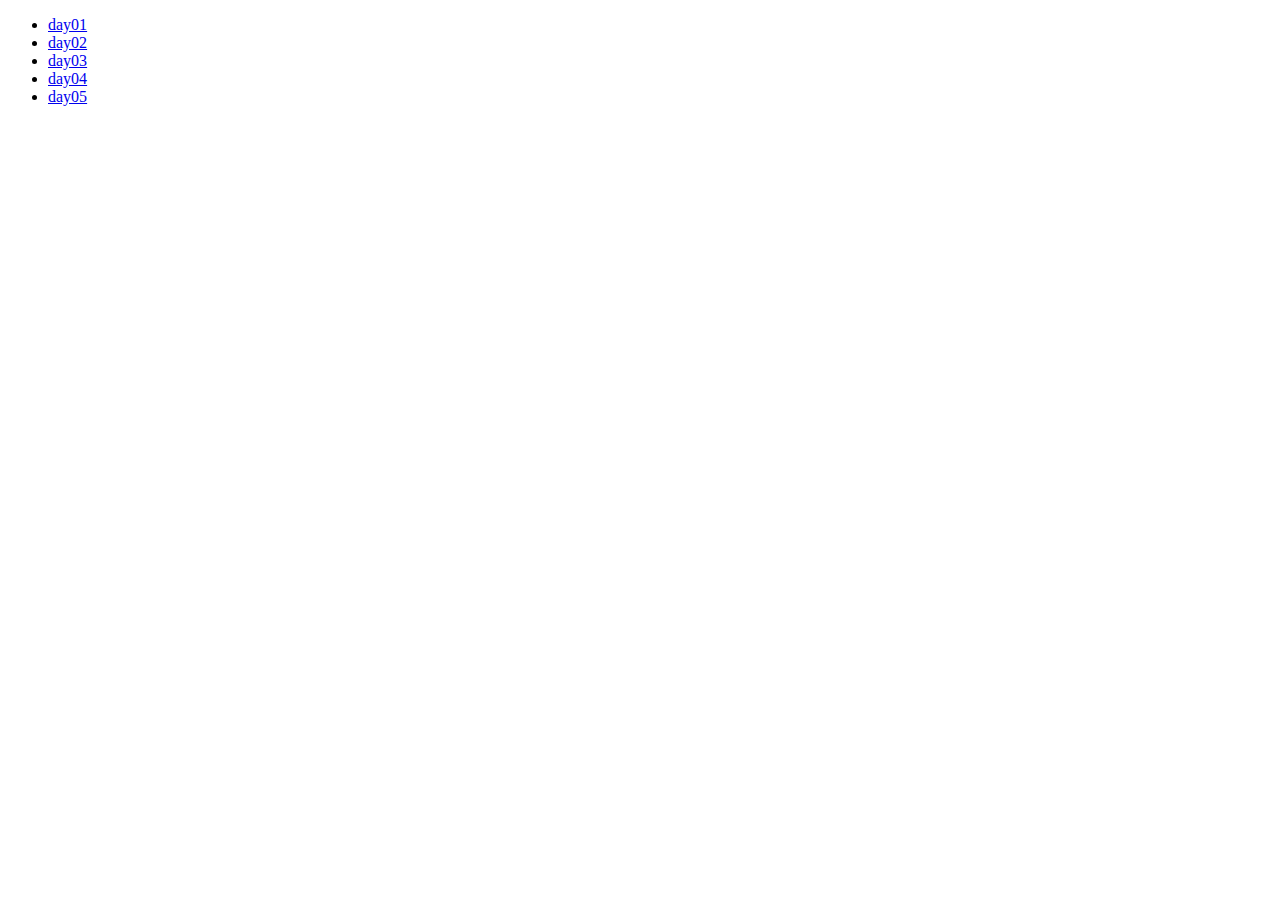
<file: index.html>
<!DOCTYPE html>
<html>
  <head>
    <meta charset="UTF-8" />
    <title>OZ-Lecture 1인 창업가 1기</title>
  </head>
  <body>
    <ul>
      <li><a href="day01/first.html">day01</a></li>
      <li><a href="day02/form.html">day02</a></li>
      <li><a href="day03/my-website.html">day03</a></li>
      <li><a href="day04/my-view.html">day04</a></li>
      <li><a href="day05/meida/index.html">day05</a></li>
    </ul>
  </body>
</html>
</file>
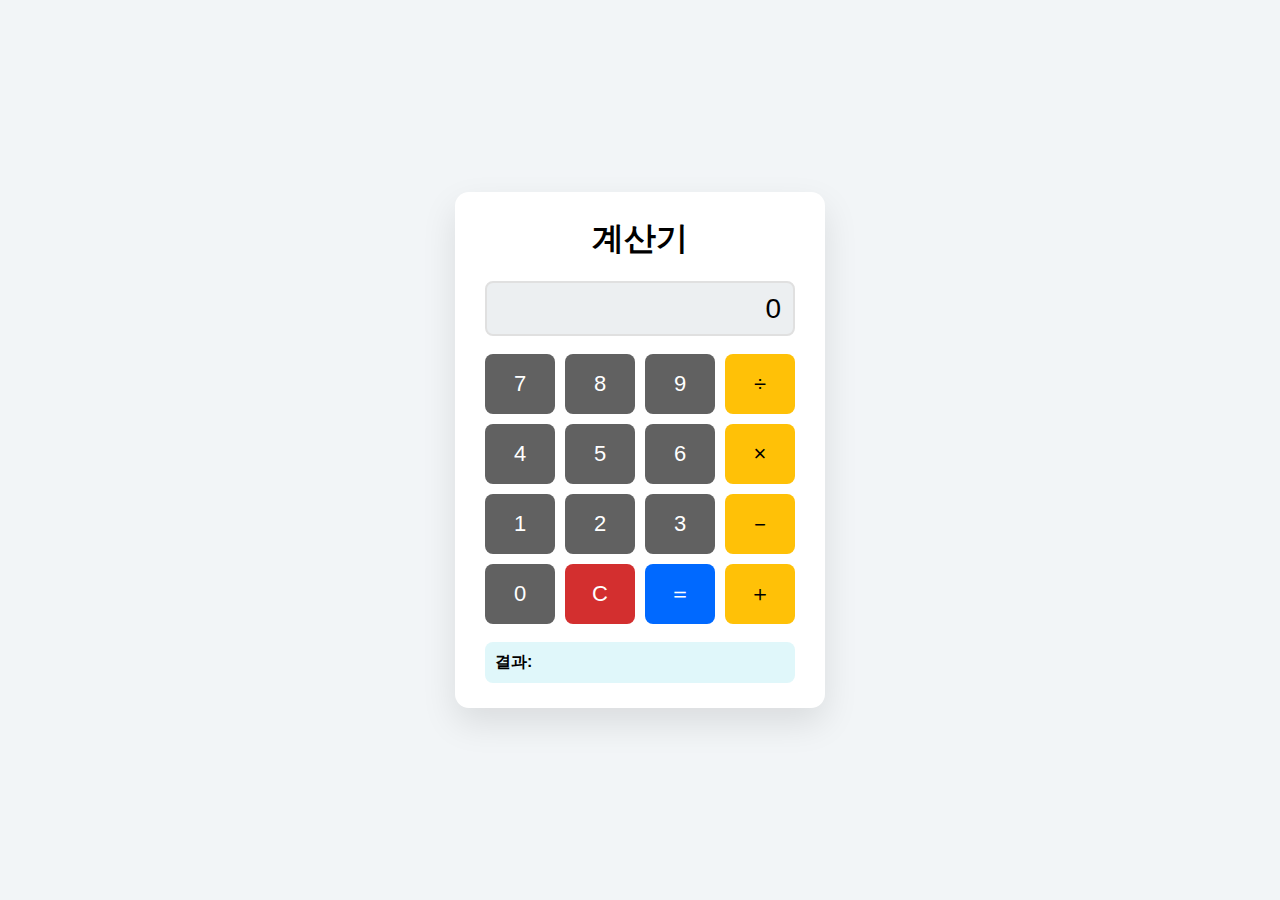
<file: calculator/index.html>
<!DOCTYPE html>
<html lang="ko">
<head>
  <meta charset="UTF-8" />
  <title>계산기</title>
  <link rel="stylesheet" href="styles.css" />
</head>
<body>
  <div class="calculator">
    <h1>계산기</h1>

    <!-- 디스플레이 -->
    <input id="display" type="text" value="0" readonly />

    <!-- 버튼 그리드 -->
    <div class="buttons">
      <!-- 숫자 -->
      <button onclick="appendNumber('7')">7</button>
      <button onclick="appendNumber('8')">8</button>
      <button onclick="appendNumber('9')">9</button>
      <button class="op" onclick="setOperator('/')">÷</button>

      <button onclick="appendNumber('4')">4</button>
      <button onclick="appendNumber('5')">5</button>
      <button onclick="appendNumber('6')">6</button>
      <button class="op" onclick="setOperator('*')">×</button>

      <button onclick="appendNumber('1')">1</button>
      <button onclick="appendNumber('2')">2</button>
      <button onclick="appendNumber('3')">3</button>
      <button class="op" onclick="setOperator('-')">－</button>

      <button onclick="appendNumber('0')">0</button>
      <button class="clear" onclick="clearInput()">C</button>
      <button class="equal" onclick="calculate()">＝</button>
      <button class="op" onclick="setOperator('+')">＋</button>
    </div>

    <!-- 결과 / 에러 -->
    <div id="result" class="result">결과:</div>
  </div>

  <script src="calculator.js"></script>
</body>
</html>
</file>
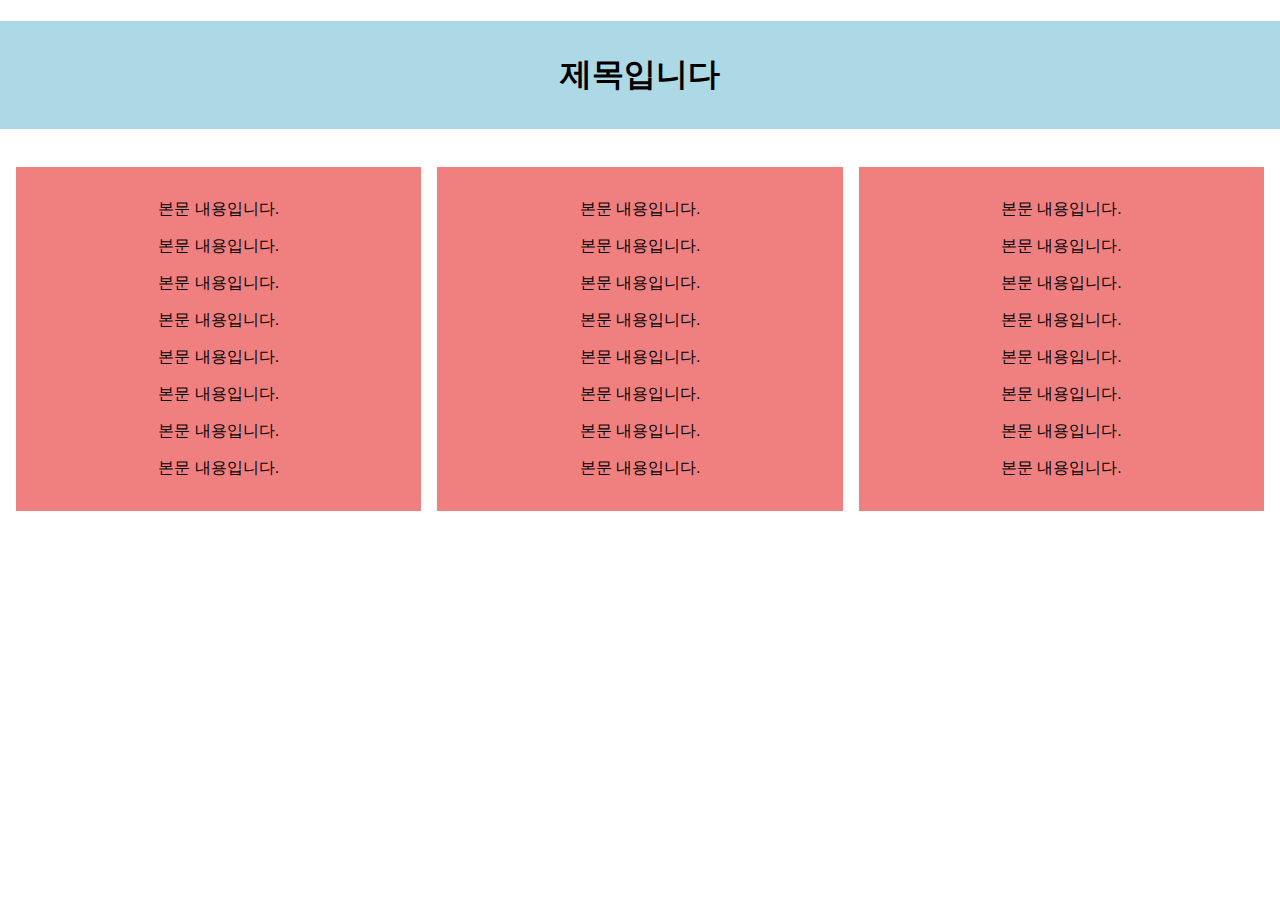
<file: day05/index.html>
<!DOCTYPE html>
<html lang="ko">
    <head>
        <meta charset="UTF-8" />
        <title>OZ-Lecture 1인 창업가 1기</title>
        <!-- <link rel="stylesheet" href="styles.css" /> -->
        <link rel="stylesheet" href="styles-desktop-first.css" />
    </head>
    <body>
        <h1 class="title">제목입니다</h1>
        <main>
            <div class="box">
                <p>본문 내용입니다.</p>
                <p>본문 내용입니다.</p>
                <p>본문 내용입니다.</p>
                <p>본문 내용입니다.</p>
                <p>본문 내용입니다.</p>
                <p>본문 내용입니다.</p>
                <p>본문 내용입니다.</p>
                <p>본문 내용입니다.</p>
            </div>
            <div class="box">
                <p>본문 내용입니다.</p>
                <p>본문 내용입니다.</p>
                <p>본문 내용입니다.</p>
                <p>본문 내용입니다.</p>
                <p>본문 내용입니다.</p>
                <p>본문 내용입니다.</p>
                <p>본문 내용입니다.</p>
                <p>본문 내용입니다.</p>
            </div>
            <div class="box">
                <p>본문 내용입니다.</p>
                <p>본문 내용입니다.</p>
                <p>본문 내용입니다.</p>
                <p>본문 내용입니다.</p>
                <p>본문 내용입니다.</p>
                <p>본문 내용입니다.</p>
                <p>본문 내용입니다.</p>
                <p>본문 내용입니다.</p>
            </div>
        </main>
    </body>
</html>
</file>
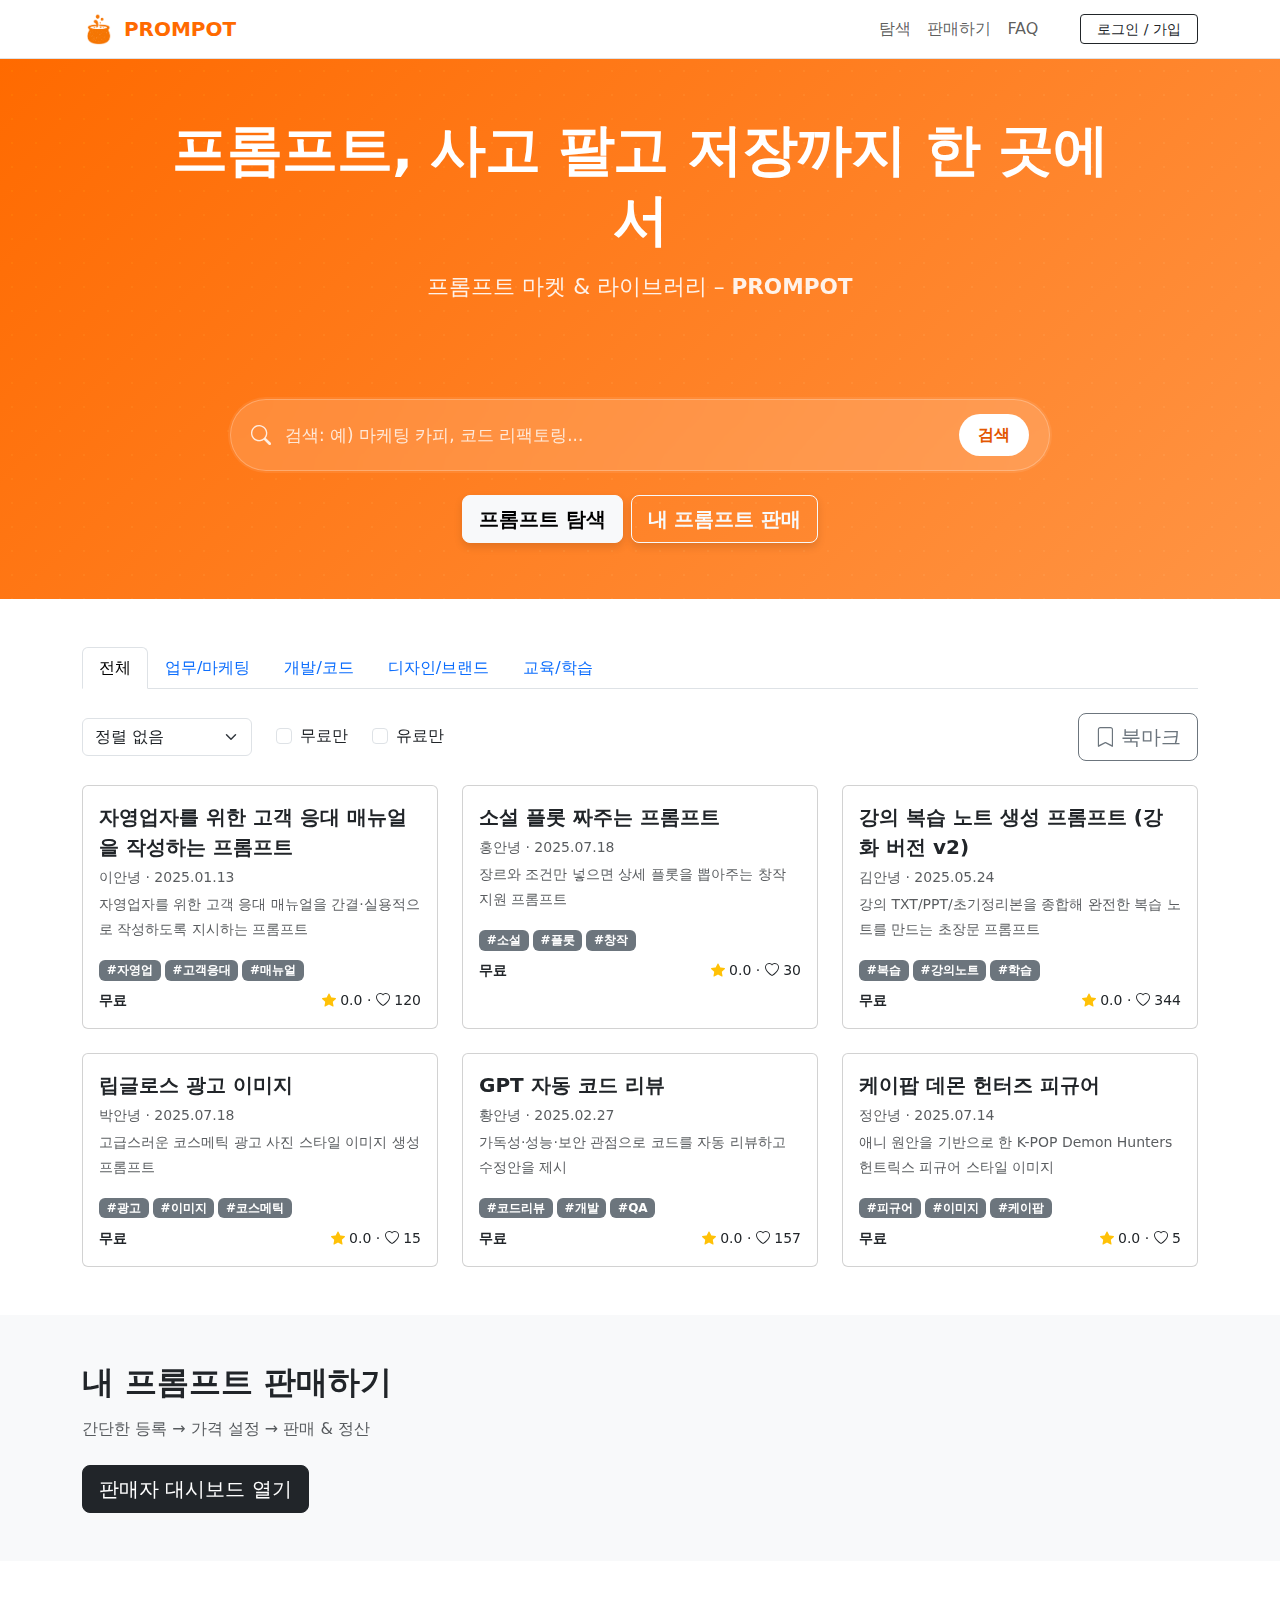
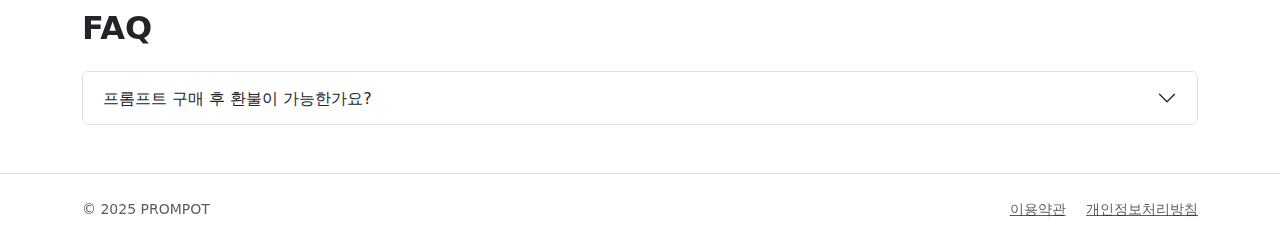
<file: prompot/index.html>
<!DOCTYPE html>
<html lang="ko">
<head>
  <meta charset="UTF-8" />
  <meta name="viewport" content="width=device-width, initial-scale=1" />
  <title>PROMPOT – 프롬프트 마켓 & 라이브러리</title>

  <!-- Bootstrap -->
  <link rel="stylesheet" href="https://cdn.jsdelivr.net/npm/bootstrap@5.3.3/dist/css/bootstrap.min.css">
  <!-- Icons -->
  <link rel="stylesheet" href="https://cdn.jsdelivr.net/npm/bootstrap-icons@1.11.3/font/bootstrap-icons.css">

  <link rel="stylesheet" href="style.css" />
</head>
<body>

  <!-- NAVBAR -->
  <nav class="navbar navbar-expand-lg bg-white border-bottom sticky-top">
    <div class="container">
      <a class="navbar-brand fw-bold text-orange d-flex align-items-center gap-2" href="#">
        <img src="image.png" alt="PROMPOT" class="logo-img">
        PROMPOT
      </a>
      <button class="navbar-toggler" data-bs-toggle="collapse" data-bs-target="#nav">
        <span class="navbar-toggler-icon"></span>
      </button>
      <div id="nav" class="collapse navbar-collapse">
        <ul class="navbar-nav ms-auto align-items-lg-center">
          <li class="nav-item"><a class="nav-link" href="#explore">탐색</a></li>
          <li class="nav-item"><a class="nav-link" href="#sell">판매하기</a></li>
          <li class="nav-item"><a class="nav-link" href="#faq">FAQ</a></li>
          <li class="nav-item ms-lg-3">
            <button class="btn btn-outline-dark btn-sm" id="loginOpenBtn">로그인 / 가입</button>
          </li>
        </ul>
      </div>
    </div>
  </nav>

  <!-- HERO -->
  <section class="hero-area text-white">
    <div class="hero-overlay"></div>
    <div class="container hero-inner text-center">

      <h1 class="hero-title fw-bold mb-3">
        프롬프트, 사고 팔고 저장까지 한 곳에서
      </h1>
      <p class="hero-sub mb-4">
        프롬프트 마켓 & 라이브러리 – <span class="fw-semibold">PROMPOT</span>
      </p>

      <!-- 검색박스 (실제 필터용 input#searchInput) -->
      <form class="hero-search mx-auto" onsubmit="event.preventDefault(); applyFilters(); document.getElementById('explore').scrollIntoView({behavior:'smooth'});">
        <i class="bi bi-search"></i>
        <input id="searchInput" type="text" placeholder="검색: 예) 마케팅 카피, 코드 리팩토링..." />
        <button type="submit" class="btn btn-orange">검색</button>
      </form>

      <!-- CTA -->
      <div class="d-flex justify-content-center gap-2 mt-4">
        <a href="#explore" class="btn btn-light btn-lg fw-semibold shadow-sm hover-lift">프롬프트 탐색</a>
        <a href="#sell" class="btn btn-outline-light btn-lg fw-semibold shadow-sm hover-lift">내 프롬프트 판매</a>
      </div>

    </div>
  </section>

  <!-- EXPLORE -->
  <section id="explore" class="py-5">
    <div class="container">

      <!-- Tabs -->
      <ul class="nav nav-tabs mb-4" id="categoryTabs">
        <li class="nav-item"><button class="nav-link active" data-cat="all">전체</button></li>
        <li class="nav-item"><button class="nav-link" data-cat="work">업무/마케팅</button></li>
        <li class="nav-item"><button class="nav-link" data-cat="dev">개발/코드</button></li>
        <li class="nav-item"><button class="nav-link" data-cat="design">디자인/브랜드</button></li>
        <li class="nav-item"><button class="nav-link" data-cat="edu">교육/학습</button></li>
      </ul>

      <!-- Filter line -->
      <div class="d-flex flex-wrap align-items-center gap-3 mb-4">
        <div class="filter-select-wrap">
          <select id="sortSelect" class="form-select">
            <option value="none">정렬 없음</option>
            <option value="popular">인기순 (좋아요)</option>
            <option value="recent">최근순</option>
            <option value="rating">평점순</option>
            <option value="priceAsc">가격 낮은순</option>
            <option value="priceDesc">가격 높은순</option>
          </select>
        </div>

        <div class="form-check ms-2">
          <input class="form-check-input" type="checkbox" id="freeOnly">
          <label class="form-check-label" for="freeOnly">무료만</label>
        </div>
        <div class="form-check ms-2">
          <input class="form-check-input" type="checkbox" id="paidOnly">
          <label class="form-check-label" for="paidOnly">유료만</label>
        </div>

        <button class="btn btn-outline-secondary btn-lg ms-auto" id="bookmarkToggle">
          <i class="bi bi-bookmark"></i> 북마크
        </button>
      </div>

      <!-- Grid -->
      <div class="row g-4" id="promptGrid"></div>

      <!-- Bookmark Offcanvas -->
      <div class="offcanvas offcanvas-end" tabindex="-1" id="bookmarkCanvas">
        <div class="offcanvas-header">
          <h5 class="offcanvas-title">내 북마크</h5>
          <button type="button" class="btn-close" data-bs-dismiss="offcanvas"></button>
        </div>
        <div class="offcanvas-body">
          <div class="row g-3" id="bookmarkGrid"></div>
        </div>
      </div>

    </div>
  </section>

  <!-- SELL -->
  <section id="sell" class="py-5 bg-light">
    <div class="container">
      <h2 class="fw-bold mb-3">내 프롬프트 판매하기</h2>
      <p class="text-muted mb-4">간단한 등록 → 가격 설정 → 판매 & 정산</p>
      <button class="btn btn-dark btn-lg">판매자 대시보드 열기</button>
    </div>
  </section>

  <!-- FAQ -->
  <section id="faq" class="py-5">
    <div class="container">
      <h2 class="fw-bold mb-4">FAQ</h2>
      <div class="accordion" id="faqAcc">
        <div class="accordion-item">
          <h2 class="accordion-header">
            <button class="accordion-button collapsed" data-bs-toggle="collapse" data-bs-target="#q1">
              프롬프트 구매 후 환불이 가능한가요?
            </button>
          </h2>
          <div id="q1" class="accordion-collapse collapse" data-bs-parent="#faqAcc">
            <div class="accordion-body small">
              디지털 상품 특성상 원칙적 환불은 불가합니다. 다만 중복 결제 등 예외는 문의 바랍니다.
            </div>
          </div>
        </div>
        <!-- 추가 FAQ 항목 필요 시 여기에 -->
      </div>
    </div>
  </section>

  <!-- FOOTER -->
  <footer class="border-top py-4 small bg-white">
    <div class="container d-flex flex-wrap justify-content-between text-muted">
      <span>© 2025 PROMPOT</span>
      <span>
        <a href="#" class="text-muted me-3">이용약관</a>
        <a href="#" class="text-muted">개인정보처리방침</a>
      </span>
    </div>
  </footer>

  <!-- LOGIN MODAL -->
  <div class="modal fade" id="loginModal" tabindex="-1">
    <div class="modal-dialog modal-dialog-centered">
      <div class="modal-content">
        <div class="modal-header">
          <h5 class="modal-title">로그인 / 회원가입</h5>
          <button class="btn-close" data-bs-dismiss="modal"></button>
        </div>
        <div class="modal-body">
          <form id="loginForm">
            <div class="mb-3">
              <label class="form-label">닉네임</label>
              <input type="text" class="form-control" id="nicknameInput" placeholder="닉네임 입력 (미입력 시 익명)">
            </div>
            <button class="btn btn-dark w-100">저장</button>
          </form>
          <hr class="my-4">
          <button class="btn btn-outline-secondary w-100 mb-2"><i class="bi bi-google me-1"></i> Google로 계속하기</button>
          <button class="btn btn-outline-secondary w-100"><i class="bi bi-github me-1"></i> GitHub로 계속하기</button>
        </div>
      </div>
    </div>
  </div>

  <!-- PROMPT DETAIL MODAL -->
  <div class="modal fade" id="promptModal" tabindex="-1">
    <div class="modal-dialog modal-lg modal-dialog-scrollable">
      <div class="modal-content">
        <div class="modal-header">
          <h5 class="modal-title fw-semibold" id="modalTitle">프롬프트 제목</h5>
          <button class="btn-close" data-bs-dismiss="modal"></button>
        </div>
        <div class="modal-body small">
          <p class="text-muted mb-1" id="modalDesc"></p>
          <div id="modalMeta" class="mb-2"></div>
          <pre class="bg-light p-3 rounded" id="modalContent"></pre>

          <div class="d-flex justify-content-between align-items-center mt-3">
            <span class="fw-bold fs-5" id="modalPrice"></span>
            <div class="d-flex gap-2">
              <button class="btn btn-outline-secondary btn-sm" id="modalBookmarkBtn">
                <i class="bi bi-bookmark-plus"></i> 북마크
              </button>
              <button class="btn btn-outline-danger btn-sm" id="modalLikeBtn">
                <i class="bi bi-heart"></i> <span id="likeCountText">0</span>
              </button>
              <button class="btn btn-dark btn-sm">구매하기</button>
            </div>
          </div>

          <!-- Rating -->
          <hr class="my-4">
          <h6 class="fw-bold mb-2">평점 & 리뷰</h6>
          <div class="d-flex align-items-center mb-2">
            <div id="avgStars" class="me-2"></div>
            <div id="avgRatingText" class="small text-muted"></div>
          </div>

          <form id="reviewForm" class="mb-3">
            <div class="d-flex align-items-center gap-2 mb-2">
              <div id="reviewStarInput" class="star-input"></div>
            </div>
            <textarea id="reviewText" class="form-control mb-2" rows="3" placeholder="리뷰를 작성하세요 (5자 이상)"></textarea>
            <button class="btn btn-sm btn-dark">리뷰 등록</button>
          </form>

          <div id="reviewList" class="mb-4"></div>

          <!-- Comments -->
          <h6 class="fw-bold mb-2">댓글</h6>
          <form id="commentForm" class="mb-3">
            <textarea id="commentText" class="form-control mb-2" rows="2" placeholder="댓글을 입력하세요"></textarea>
            <button class="btn btn-sm btn-outline-dark">댓글 등록</button>
          </form>
          <div id="commentList"></div>

        </div>
      </div>
    </div>
  </div>

  <!-- Bootstrap bundle -->
  <script src="https://cdn.jsdelivr.net/npm/bootstrap@5.3.3/dist/js/bootstrap.bundle.min.js"></script>
  <script src="app.js"></script>
</body>
</html>
</file>
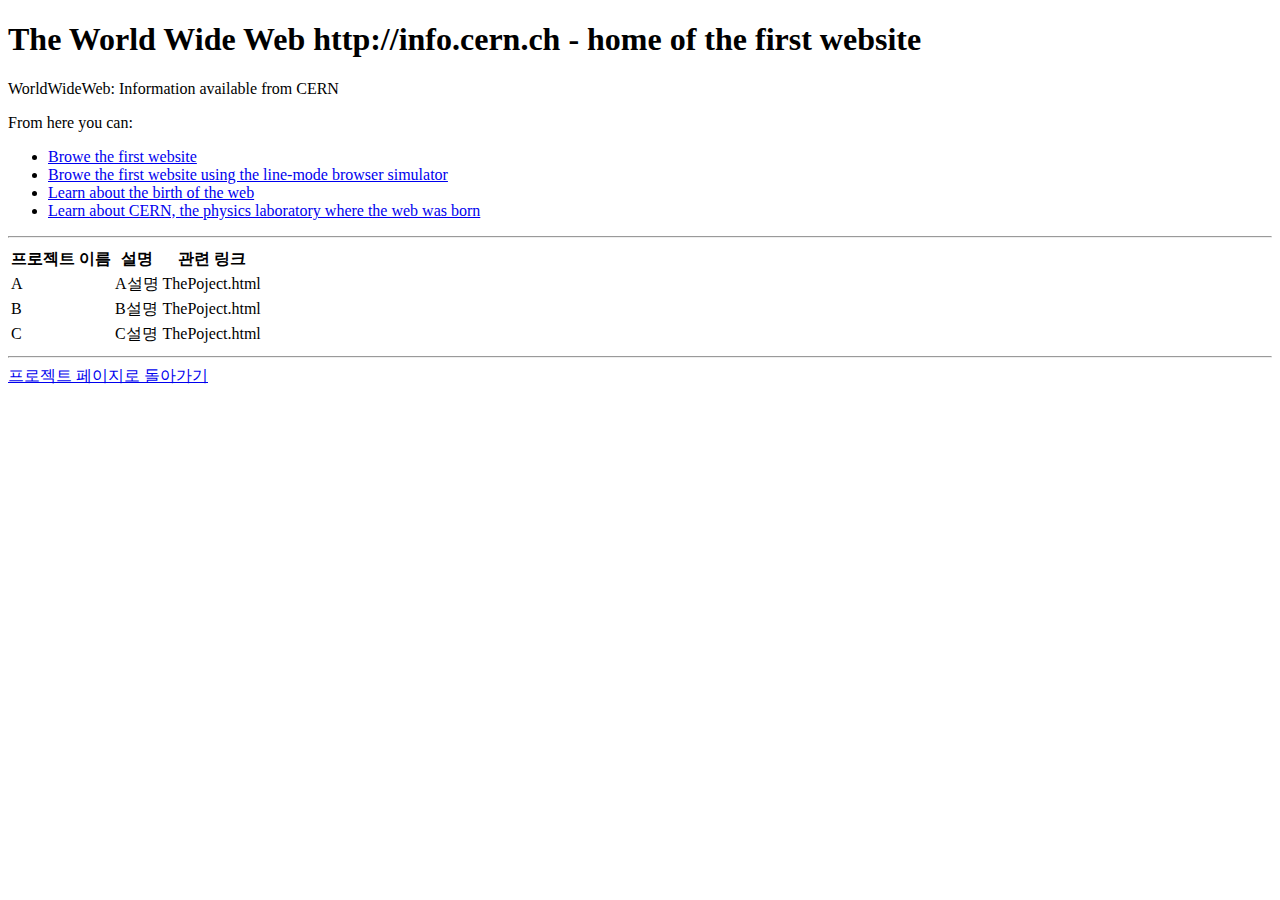
<file: day01/ cern-website/index.html>
<!DOCTYPE html>
 <html lnag="ko">
    <head>
        <meta charset="UTF-8">
        <title>The WWW project</title>
    </head>
    <body>
        <h1>The World Wide Web http://info.cern.ch - home of the first website</h1>
        <p>WorldWideWeb: Information available from CERN</p>
        <p>From here you can:</p>
        <ul>
            <li><a href="TheProjcet.html">Browe the first website
            <li><a href="TheProjcet.html">Browe the first website using the line-mode browser simulator</a></li>
            <li><a href="TheProjcet.html">Learn about the birth of the web</a></li>
            <li><a href="TheProjcet.html">Learn about CERN, the physics laboratory where the web was born</a></li>
        </ul>

        <div>
            <hr>
            <table>
                <thead> 
                    <tr>
                        <th>프로젝트 이름</th>
                        <th>설명</th>
                        <th>관련 링크</th>
                    </tr>
                </thead>
                <tbody>
                    <tr>
                        <td>A</td>
                        <td>A설명</td>
                        <td>ThePoject.html</td>
                    </tr>
                    <tr>
                        <td>B</td>
                        <td>B설명</td>
                        <td>ThePoject.html</td>
                    </tr>
                    <tr>
                        <td>C</td>
                        <td>C설명</td>
                        <td>ThePoject.html</td>
                    </tr>
                </tbody>
            </table>
            <hr>
        </div>
        <a href="TheProject.html">프로젝트 페이지로 돌아가기</a>
    </body>
 </html>
</file>
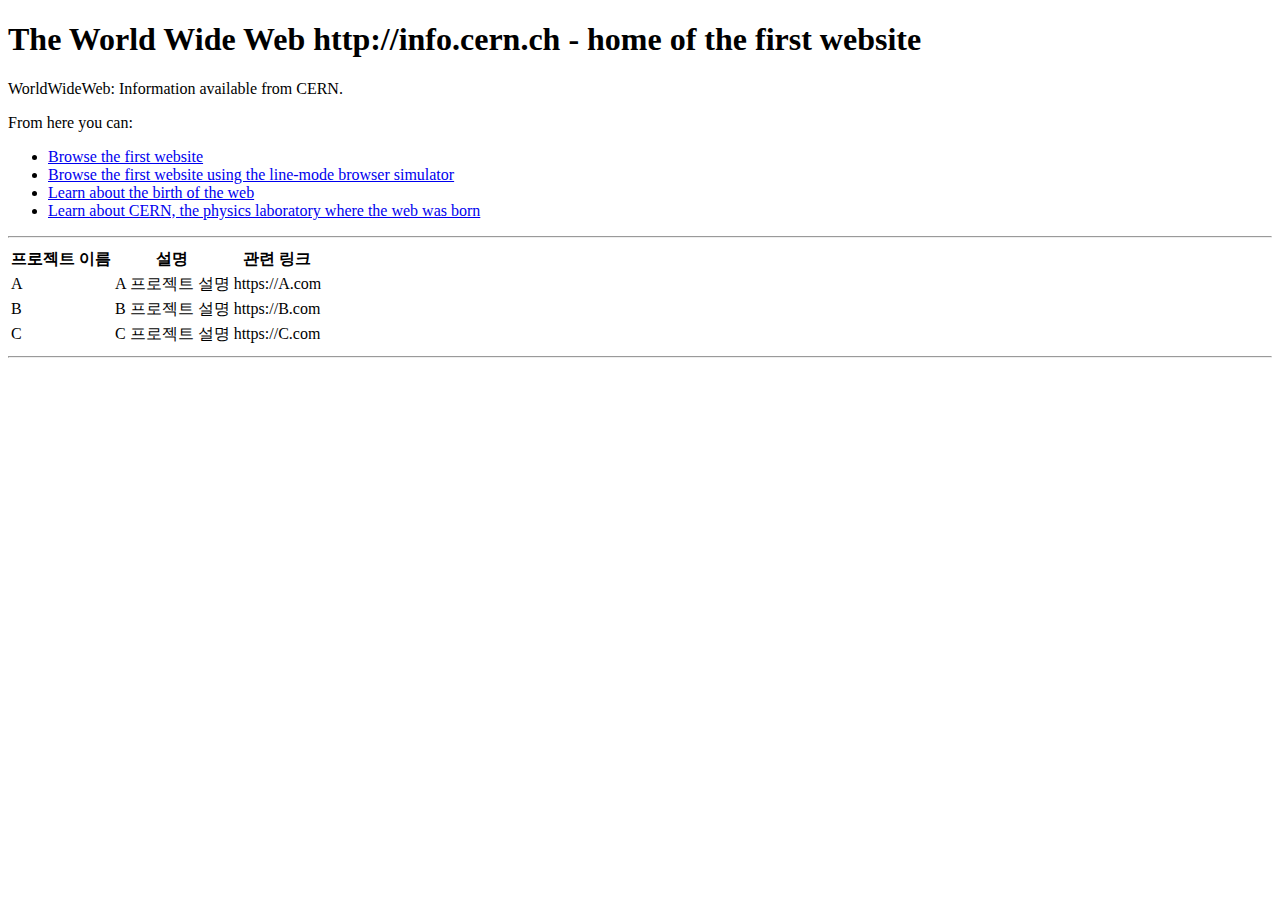
<file: day01/cern-website/index.html>
<!DOCTYPE html>
<html lang="ko">
  <head>
    <meta charset="UTF-8" />
    <title>The WWW project</title>
  </head>
  <body>
    <h1>The World Wide Web http://info.cern.ch - home of the first website</h1>
    <div>
      <p>WorldWideWeb: Information available from CERN.</p>
      <p>From here you can:</p>
      <ul>
        <li><a href="TheProject.html">Browse the first website</a></li>
        <li>
          <a href="#ad"
            >Browse the first website using the line-mode browser simulator</a
          >
        </li>
        <li><a href="#home">Learn about the birth of the web</a></li>
        <li>
          <a href="#privacy-term"
            >Learn about CERN, the physics laboratory where the web was born</a
          >
        </li>
      </ul>
    </div>
    <div>
      <hr />
      <table>
        <thead>
          <tr>
            <th>프로젝트 이름</th>
            <th>설명</th>
            <th>관련 링크</th>
          </tr>
        </thead>
        <tbody>
          <tr>
            <td>A</td>
            <td>A 프로젝트 설명</td>
            <td>https://A.com</td>
          </tr>
          <tr>
            <td>B</td>
            <td>B 프로젝트 설명</td>
            <td>https://B.com</td>
          </tr>
          <tr>
            <td>C</td>
            <td>C 프로젝트 설명</td>
            <td>https://C.com</td>
          </tr>
        </tbody>
      </table>
      <hr />
    </div>
  </body>
</html>
</file>
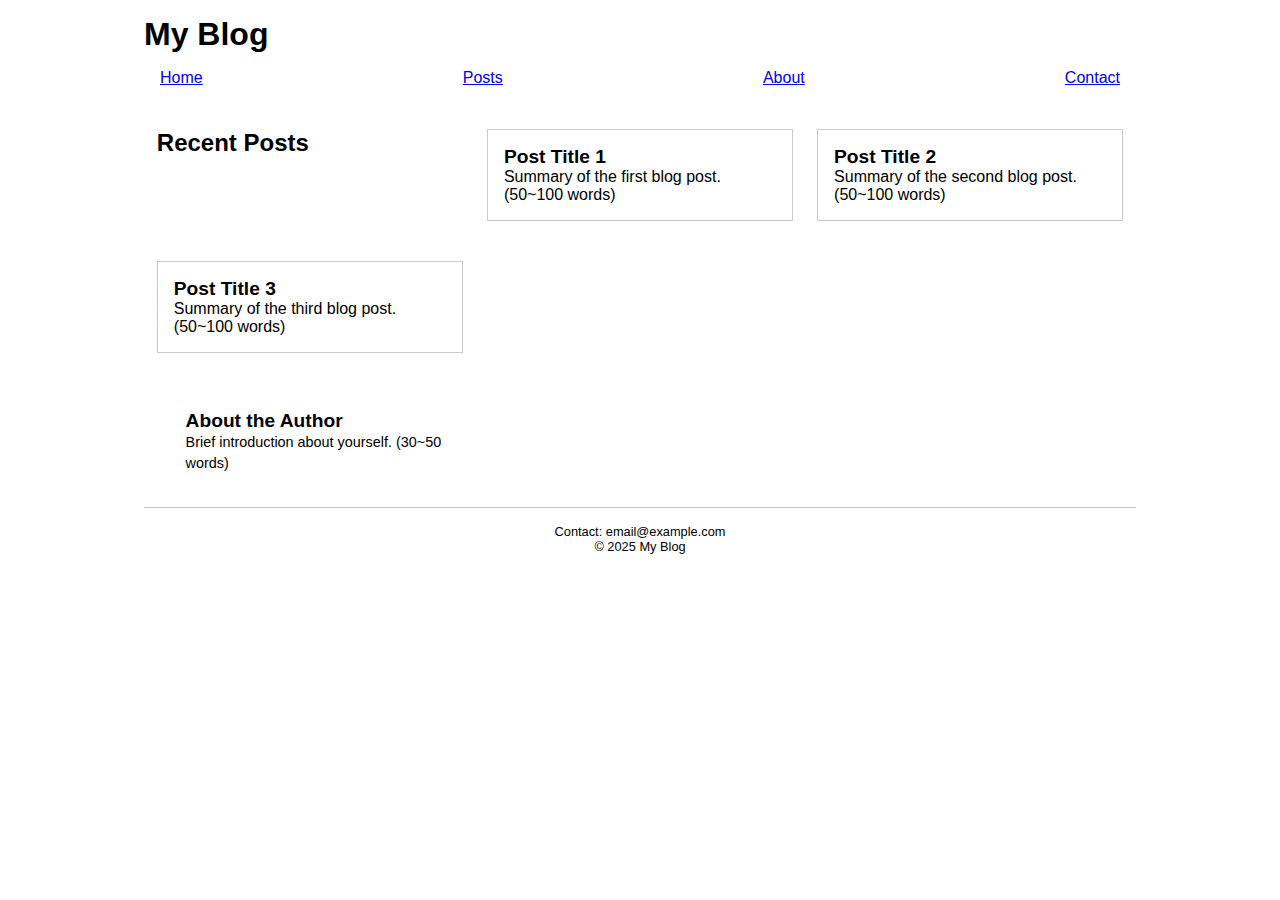
<file: day05/blog/index.html>
<!DOCTYPE html>
<html lang="en">
  <head>
    <meta charset="UTF-8" />
    <meta name="viewport" content="width=device-width, initial-scale=1.0" />
    <title>My Blog</title>
    <link rel="stylesheet" href="styles.css" />
  </head>
  <body>
    <header>
      <h1>My Blog</h1>
      <nav>
        <ul>
          <li><a href="#home">Home</a></li>
          <li><a href="#posts">Posts</a></li>
          <li><a href="#about">About</a></li>
          <li><a href="#contact">Contact</a></li>
        </ul>
      </nav>
    </header>
    <section id="posts">
      <h2>Recent Posts</h2>
      <article class="post">
        <h3>Post Title 1</h3>
        <p>Summary of the first blog post. (50~100 words)</p>
      </article>
      <article class="post">
        <h3>Post Title 2</h3>
        <p>Summary of the second blog post. (50~100 words)</p>
      </article>
      <article class="post">
        <h3>Post Title 3</h3>
        <p>Summary of the third blog post. (50~100 words)</p>
      </article>
    </section>
    <aside>
      <h3>About the Author</h3>
      <p>Brief introduction about yourself. (30~50 words)</p>
    </aside>
    <footer>
      <p>Contact: email@example.com</p>
      <p>© 2025 My Blog</p>
    </footer>
  </body>
</html>
</file>
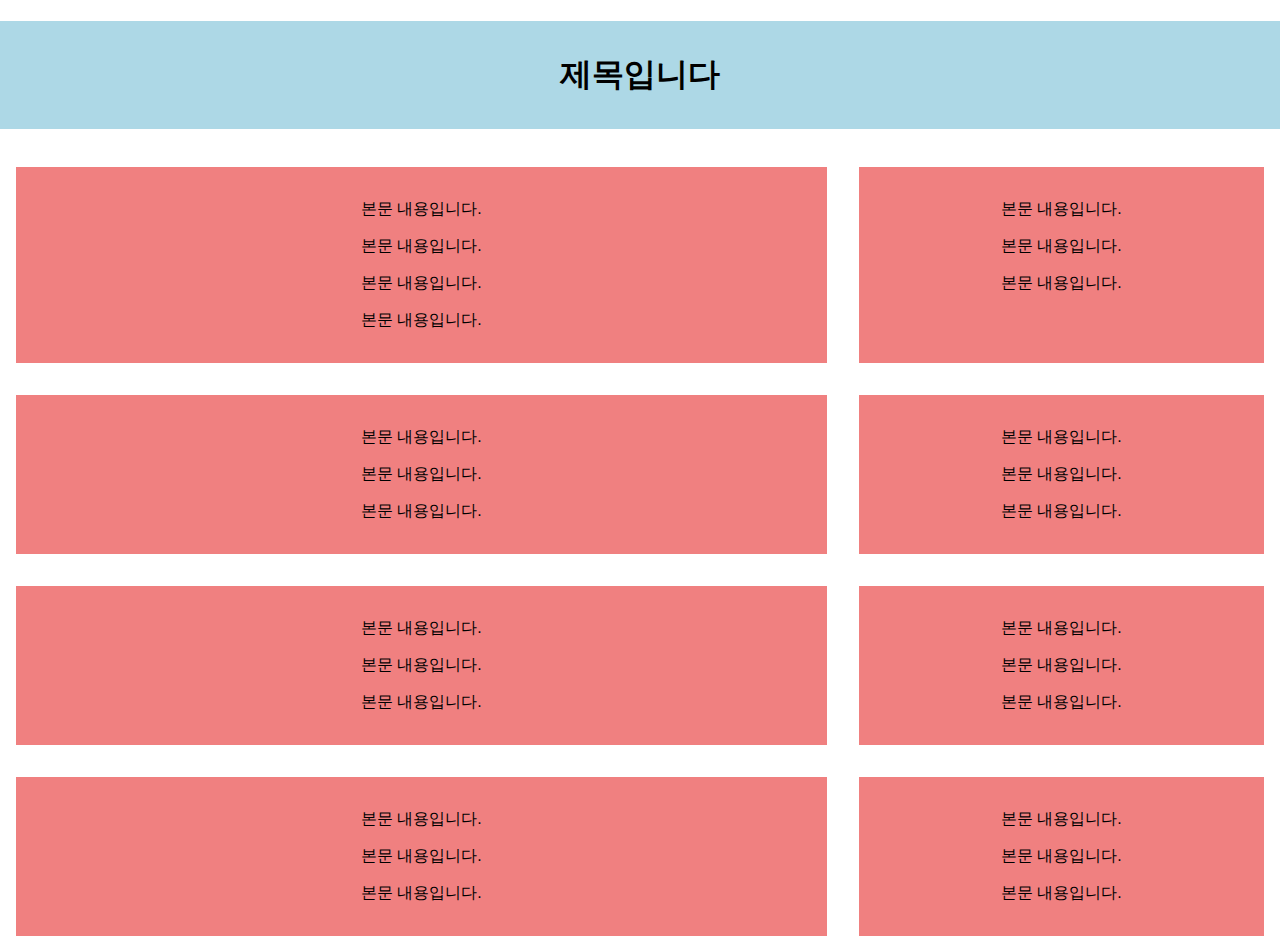
<file: day05/media/index.html>
<!DOCTYPE html>
<html lang="ko">
  <head>
    <meta charset="UTF-8" />
    <title>OZ-Lecture 1인 창업가 1기</title>
    <!-- <link rel="stylesheet" href="styles.css" /> -->
    <!-- <link rel="stylesheet" href="styles-mobile-first.css" /> -->
    <link rel="stylesheet" href="styles-desktop-first.css" />
  </head>
  <body>
    <h1 class="title">제목입니다</h1>
    <main>
      <div class="box">
        <p>본문 내용입니다.</p>
        <p>본문 내용입니다.</p>
        <p>본문 내용입니다.</p>
        <p>본문 내용입니다.</p>
      </div>
      <div class="box">
        <p>본문 내용입니다.</p>
        <p>본문 내용입니다.</p>
        <p>본문 내용입니다.</p>
      </div>
      <div class="box">
        <p>본문 내용입니다.</p>
        <p>본문 내용입니다.</p>
        <p>본문 내용입니다.</p>
      </div>
      <div class="box">
        <p>본문 내용입니다.</p>
        <p>본문 내용입니다.</p>
        <p>본문 내용입니다.</p>
      </div>
      <div class="box">
        <p>본문 내용입니다.</p>
        <p>본문 내용입니다.</p>
        <p>본문 내용입니다.</p>
      </div>
      <div class="box">
        <p>본문 내용입니다.</p>
        <p>본문 내용입니다.</p>
        <p>본문 내용입니다.</p>
      </div>
      <div class="box">
        <p>본문 내용입니다.</p>
        <p>본문 내용입니다.</p>
        <p>본문 내용입니다.</p>
      </div>
      <div class="box">
        <p>본문 내용입니다.</p>
        <p>본문 내용입니다.</p>
        <p>본문 내용입니다.</p>
      </div>
    </main>
  </body>
</html>
</file>
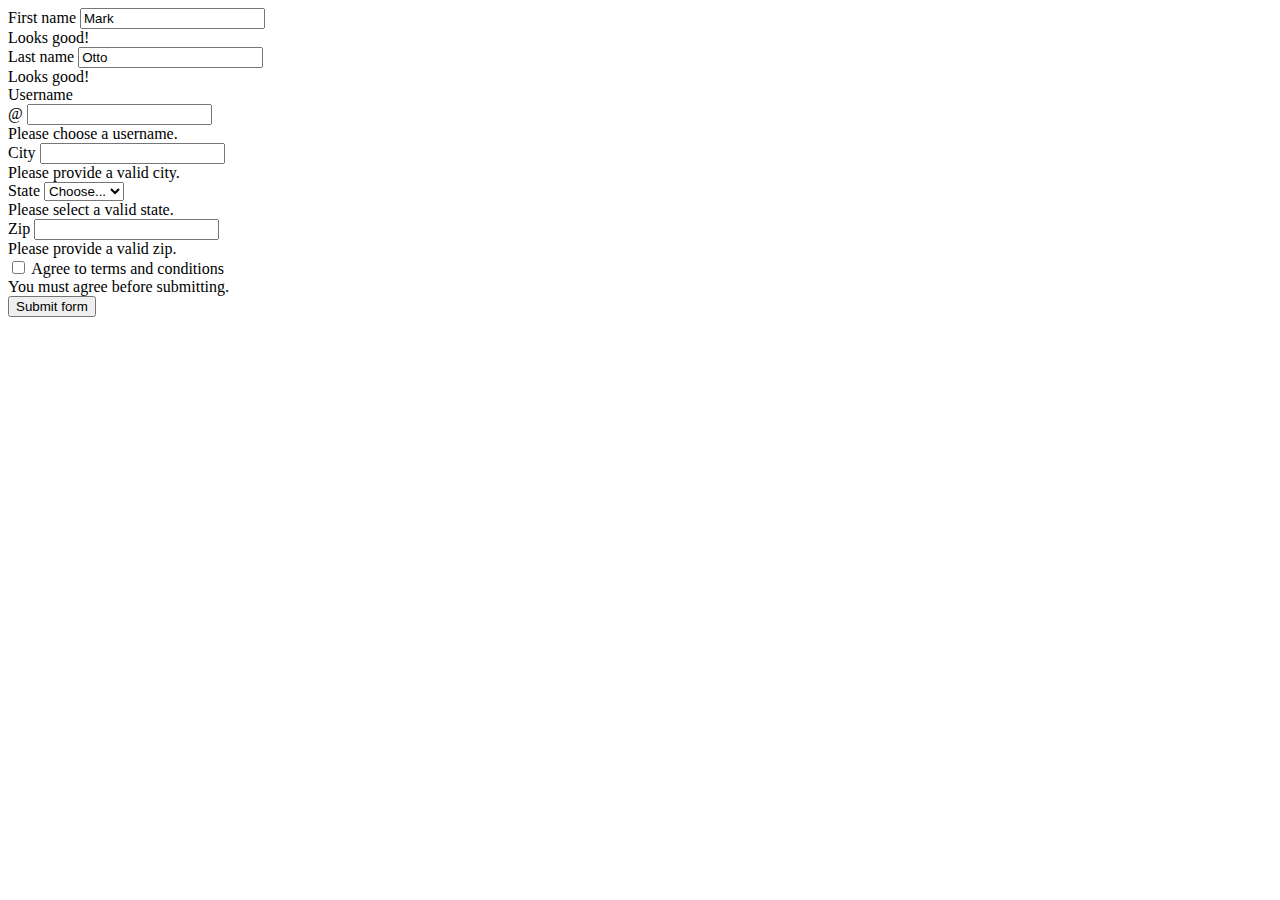
<file: day07/form/index.html>
<!DOCTYPE html>
<html lang="en">
  <head>
    <!-- Required meta tags -->
    <meta charset="utf-8" />
    <meta name="viewport" content="width=device-width, initial-scale=1" />

    <!-- Bootstrap CSS -->
    <link
      href="https://cdn.jsdelivr.net/npm/bootstrap@5.0.2/dist/css/bootstrap.min.css"
      rel="stylesheet"
      integrity="sha384-EVSTQN3/azprG1Anm3QDgpJLIm9Nao0Yz1ztcQTwFspd3yD65VohhpuuCOmLASjC"
      crossorigin="anonymous"
    />
    <title>Hello, world!</title>
  </head>
  <body>
    <form class="row g-3 needs-validation" novalidate>
      <div class="col-md-4">
        <label for="validationCustom01" class="form-label">First name</label>
        <input
          type="text"
          class="form-control"
          id="validationCustom01"
          value="Mark"
          required
        />
        <div class="valid-feedback">Looks good!</div>
      </div>
      <div class="col-md-4">
        <label for="validationCustom02" class="form-label">Last name</label>
        <input
          type="text"
          class="form-control"
          id="validationCustom02"
          value="Otto"
          required
        />
        <div class="valid-feedback">Looks good!</div>
      </div>
      <div class="col-md-4">
        <label for="validationCustomUsername" class="form-label"
          >Username</label
        >
        <div class="input-group has-validation">
          <span class="input-group-text" id="inputGroupPrepend">@</span>
          <input
            type="text"
            class="form-control"
            id="validationCustomUsername"
            aria-describedby="inputGroupPrepend"
            required
          />
          <div class="invalid-feedback">Please choose a username.</div>
        </div>
      </div>
      <div class="col-md-6">
        <label for="validationCustom03" class="form-label">City</label>
        <input
          type="text"
          class="form-control"
          id="validationCustom03"
          required
        />
        <div class="invalid-feedback">Please provide a valid city.</div>
      </div>
      <div class="col-md-3">
        <label for="validationCustom04" class="form-label">State</label>
        <select class="form-select" id="validationCustom04" required>
          <option selected disabled value="">Choose...</option>
          <option>...</option>
        </select>
        <div class="invalid-feedback">Please select a valid state.</div>
      </div>
      <div class="col-md-3">
        <label for="validationCustom05" class="form-label">Zip</label>
        <input
          type="text"
          class="form-control"
          id="validationCustom05"
          required
        />
        <div class="invalid-feedback">Please provide a valid zip.</div>
      </div>
      <div class="col-12">
        <div class="form-check">
          <input
            class="form-check-input"
            type="checkbox"
            value=""
            id="invalidCheck"
            required
          />
          <label class="form-check-label" for="invalidCheck">
            Agree to terms and conditions
          </label>
          <div class="invalid-feedback">You must agree before submitting.</div>
        </div>
      </div>
      <div class="col-12">
        <button class="btn btn-primary" type="submit">Submit form</button>
      </div>
    </form>
    <script>
      // Example starter JavaScript for disabling form submissions if there are invalid fields
      (function () {
        "use strict";

        // Fetch all the forms we want to apply custom Bootstrap validation styles to
        var forms = document.querySelectorAll(".needs-validation");

        // Loop over them and prevent submission
        Array.prototype.slice.call(forms).forEach(function (form) {
          form.addEventListener(
            "submit",
            function (event) {
              if (!form.checkValidity()) {
                event.preventDefault();
                event.stopPropagation();
              }

              form.classList.add("was-validated");
            },
            false
          );
        });
      })();
    </script>
    <script
      src="https://cdn.jsdelivr.net/npm/bootstrap@5.0.2/dist/js/bootstrap.bundle.min.js"
      integrity="sha384-MrcW6ZMFYlzcLA8Nl+NtUVF0sA7MsXsP1UyJoMp4YLEuNSfAP+JcXn/tWtIaxVXM"
      crossorigin="anonymous"
    ></script>
  </body>
</html>
</file>
<file: calculator/styles.css>
/* 전체 화면 가운데 정렬 */
body{
  margin:0;
  display:flex;
  justify-content:center;
  align-items:center;
  min-height:100vh;
  background:#f2f5f7;
  font-family:Arial,Helvetica,sans-serif;
}

/* 카드 형태 */
.calculator{
  background:#fff;
  padding:25px 30px;
  border-radius:14px;
  box-shadow:0 15px 35px rgba(0,0,0,.1);
  width:310px;
  text-align:center;
}

/* 제목 */
.calculator h1{
  margin:0 0 20px;
}

/* 디스플레이 */
#display{
  width:100%;
  height:55px;
  font-size:28px;
  text-align:right;
  padding:0 12px;
  border:2px solid #e0e0e0;
  border-radius:8px;
  background:#eceff1;
  box-sizing:border-box;
  margin-bottom:18px;
}

/* 버튼 그리드 (4×4) */
.buttons{
  display:grid;
  grid-template-columns:repeat(4,1fr);
  gap:10px;
}

button{
  height:60px;
  font-size:22px;
  border:none;
  border-radius:8px;
  cursor:pointer;
  color:#fff;
  background:#616161;
}

button:hover{opacity:.9}

/* 연산자·기능 키 컬러 */
button.op   {background:#ffc107;color:#000;}
button.equal{background:#0069ff;}
button.clear{background:#d32f2f;}

/* 결과/에러 표시창 */
.result{
  margin-top:18px;
  padding:10px;
  border-radius:8px;
  background:#e0f7fa;
  text-align:left;
  font-weight:bold;
}
</file>
<file: day05/styles.css>
body {
    margin: 0;
    font-family: Arial, sans-serif;
}
h1 {
    text-align: center;
    padding: 32px;
    background-color: lightblue;
}
main {
    padding: 16px;
    display: flex;
    flex-wrap: wrap;
    gap: 16px;
}
.box {
    width: 100px;
    padding: 16px;
    margin-bottom: 16px;
    background-color: lightcoral;
    text-align: center;
    box-sizing: border-box;
}
/* 태블릿: 768px 이상 */
@media screen and (min-width: 768px) {
    .box {
        width: calc(50% - 8px);
    }
}
/* 데스크톱: 1024px 이상 */
@media screen and (min-width: 1024px) {
    .box {
        width: calc(33.33% - 20px);
    }
}
</file>
<file: day05/styles-desktop-first.css>
html {
    font-size: 16px;
}
body {
    margin: 0;
    font-family: Arial, sans-serif;
}
h1 {
    text-align: center;
    padding: 2rem; /* 32px */
    background-color: lightblue;
}
main {
    padding: 1rem; /* 16px */
    display: grid;
    grid-template-columns: repeat(3,1fr);
    gap: 1rem;
}
.box {
    padding: 1rem;
    background-color: lightcoral;
    text-align: center;
    box-sizing: border-box;
}
/* 태블릿 */
@media screen and (max-width: 1023px) {
    main {
        grid-template-columns: repeat(2, 1fr);
    }
}
/* 모바일 */
@media (max-width: 767px) {
    main {
        grid-template-columns: 1fr;
    }
}
</file>
<file: prompot/style.css>
/* 기본 색상 변수 */
:root{
  --orange:#ff6a00;
  --orange-dark:#e35700;
  --glass-bg:rgba(255,255,255,.15);
  --glass-border:rgba(255,255,255,.25);
}

/* 로고 크기 */
.logo-img{
  height:32px;
  width:auto;
}

/* HERO 영역 */
.hero-area{
  position:relative;
  min-height:60vh;
  background: linear-gradient(135deg, var(--orange) 0%, #ff9444 100%);
  display:flex;
  align-items:center;
}
.hero-overlay{
  position:absolute;
  inset:0;
  background-image: radial-gradient(rgba(255,255,255,.15) 1px, transparent 1px);
  background-size:24px 24px;
  pointer-events:none;
  mix-blend-mode:soft-light;
}
.hero-inner{
  position:relative;
  z-index:2;
  max-width:960px;
}
.hero-title{
  font-size: clamp(2rem, 5vw, 3.5rem);
  line-height:1.25;
  letter-spacing:-.02em;
  margin-top: 3rem;
}
.hero-sub{
  font-size: clamp(1rem, 2.2vw, 1.35rem);
  opacity:.9;
  margin-bottom:1.5rem!important;
}

/* 검색 박스 */
.hero-search{
  width:100%;
  max-width:820px;
  display:flex;
  align-items:center;
  gap:.75rem;
  background: var(--glass-bg);
  border:1px solid var(--glass-border);
  backdrop-filter: blur(18px);
  padding:.9rem 1.25rem;
  margin-top: 6rem;
  border-radius:48px;
  box-shadow:0 0 0 2px rgba(255,255,255,.08);
}
.hero-search i{
  font-size:1.25rem;
  opacity:.85;
}
.hero-search input{
  flex:1;
  background:transparent;
  border:none;
  color:#fff;
  font-size:1.05rem;
  outline:none;
}
.hero-search input::placeholder{
  color:rgba(255,255,255,.8);
}
.btn-orange{
  background:#fff;
  color:var(--orange-dark);
  font-weight:600;
  border:none;
  border-radius:32px;
  padding:.55rem 1.2rem;
}
.btn-orange:hover{
  filter:brightness(.95);
}

.hero-area{
  padding-bottom:3rem;  /* 히어로 하단 여백 */
}

/* 공통 효과 */
.shadow-sm{box-shadow:0 .25rem .5rem rgba(0,0,0,.12)!important;}
.hover-lift{transition:transform .15s, box-shadow .15s;}
.hover-lift:hover{transform:translateY(-2px);box-shadow:0 .75rem 1.5rem rgba(0,0,0,.18)!important;}

/* 카드 */
.prompt-card{
  transition:transform .15s, box-shadow .15s;
  cursor:pointer;
}
.prompt-card:hover{
  transform:translateY(-3px);
  box-shadow:0 .75rem 1.5rem rgba(0,0,0,.1);
}

.text-orange{ color: var(--orange) !important; }

.tag-badge{
  font-size:0.75rem;
  margin-right:.25rem;
}

/* 아이콘(하트/별/북마크) */
.like-icon,
.star{
  cursor:pointer;
}
.bookmark-icon{
  font-size:1.2rem;
  color:#ccc;
  cursor:pointer;
}
.bookmark-icon.active{
  color:var(--orange);
}

/* 프롬프트 내용 프리 태그 */
pre{
  white-space:pre-wrap;
  word-break:break-word;
  font-size:.8rem;
}

/* 리뷰/댓글 목록 */
.review-item, .comment-item{
  background:#f8f9fa;
  border-radius:.5rem;
  padding:.75rem 1rem;
  margin-bottom:.75rem;
}
.review-meta, .comment-meta{
  font-size:.75rem;
  color:#999;
}

/* 별점 입력 영역 */
.star-input i{
  font-size:1.2rem;
  color:#f2b01e;
  cursor:pointer;
}
.star-input i.filled{
  color:#f2b01e;
}

/* 필터 select 래퍼 (폭 제한) */
.filter-select-wrap{
  width:170px;
}

/* 모바일 대응 */
@media (max-width:576px){
  .hero-search{padding:.75rem 1rem;}
  .btn-orange{padding:.45rem 1rem;}
  .filter-select-wrap{width:100%;}
}

/* ===== PROMPOT HOTFIX ===== */
header#topbar{
  display:flex;
  align-items:center;
  gap:20px;
  padding:12px 24px;
  max-width:1280px;
  margin:0 auto;
}
header#topbar .logo-wrap{
  display:flex;
  align-items:center;
  gap:10px;
  text-decoration:none;
}
header#topbar .logo-wrap img{
  height:46px;            /* 로고 크기 고정 */
  width:auto !important;
  flex-shrink:0;
}
header#topbar .logo-wrap span{
  font-weight:700;
  font-size:1.25rem;
  color:var(--primary-dark);
  line-height:1;
  white-space:nowrap;
}

header#topbar nav{
  margin-left:auto;
  display:flex;
  gap:32px;
  align-items:center;
}
header#topbar nav a{
  font-size:15px;
  line-height:1;
  white-space:nowrap;
  color:#444;
}
header#topbar nav a:hover{color:var(--primary-dark);}

#loginOpenBtn{
  margin-left:18px;
  white-space:nowrap;
  padding:.45rem 1rem;
  line-height:1;
}

/* 카드 줄간격 넓게 */
.prompt-card h5{line-height:1.5;}
.prompt-card .card-text{line-height:1.75;}
.small{line-height:1.6;}
</file>
<file: day05/blog/styles.css>
* {
  box-sizing: border-box;
  margin: 0;
  padding: 0;
}
body {
  font-family: Arial, sans-serif;
  max-width: 100%;
  padding: 1rem;
}
h1 {
  font-size: 2rem;
}
h2 {
  font-size: 1.5rem;
}
h3 {
  font-size: 1.2rem;
}
nav ul {
  display: flex;
  flex-direction: column;
  gap: 0.5rem;
  padding: 1rem;
  list-style: none;
}
section {
  margin: 2vw 1vw;
}
#posts {
  display: flex;
  flex-direction: column;
  gap: 1rem;
}
.post {
  padding: 1rem;
  border: 0.1rem solid #ccc;
  margin-bottom: 1rem;
}
aside {
  padding: 1rem;
  margin-top: 1rem;
  font-size: 0.9rem;
  line-height: 1.5em;
}
footer {
  padding: 1rem;
  margin-top: 1rem;
  border-top: 0.1rem solid #ccc;
  font-size: 0.8rem;
  text-align: center;
}

/* 태블릿 */
@media (min-width: 768px) {
  body {
    max-width: 90vw;
    margin: 0 auto;
  }

  nav ul {
    flex-direction: row;
    justify-content: space-between;
  }

  #posts {
    display: grid;
    grid-template-columns: 1fr 1fr;
    gap: 1.5rem;
  }

  aside {
    margin-top: 1.5rem;
  }
}

/* 데스크톱 */
@media (min-width: 1024px) {
  body {
    max-width: 80vw;
    margin: 0 auto;
  }

  #posts {
    grid-template-columns: 1fr 1fr 1fr;
  }

  aside {
    width: 25vw;
    margin-left: 2vw;
  }
}
</file>
<file: day05/media/styles.css>
body {
  margin: 0;
  font-family: Arial, sans-serif;
}
h1 {
  text-align: center;
  padding: 32px;
  background-color: lightblue;
}
main {
  padding: 16px;
  display: flex;
  flex-wrap: wrap;
  gap: 16px;
}
.box {
  width: 100%;
  padding: 16px;
  margin-bottom: 16px;
  background-color: lightcoral;
  text-align: center;
  box-sizing: border-box;
}
/* 태블릿: 768px 이상 */
@media screen and (min-width: 768px) {
  .box {
    width: calc(50% - 8px);
  }
}
/* 데스크톱: 1024px 이상 */
@media screen and (min-width: 1024px) {
  .box {
    width: calc(33.33% - 12px);
  }
}
</file>
<file: day05/media/styles-mobile-first.css>
html {
  font-size: 16px;
}
body {
  margin: 0;
  font-family: Arial, sans-serif;
}
h1 {
  text-align: center;
  padding: 2rem; /* 32px */
  background-color: lightblue;
}
main {
  padding: 1rem; /* 16px */
}
.box {
  width: 100%;
  padding: 1rem; /* 16px */
  margin-bottom: 1rem; /* 16px */
  background-color: lightcoral;
  text-align: center;
  box-sizing: border-box;
}
/* 태블릿 */
@media (min-width: 768px) {
  main {
    display: flex;
    flex-wrap: wrap;
    gap: 1rem;
  }
  .box {
    width: calc(50% - 0.5rem);
  }
}
/* 데스크톱: 1024px 이상 */
@media screen and (min-width: 1024px) {
  .box {
    width: calc(33.33% - 0.7rem);
  }
}
</file>
<file: day05/media/styles-desktop-first.css>
html {
  font-size: 16px;
}
body {
  margin: 0;
  font-family: Arial, sans-serif;
}
h1 {
  text-align: center;
  padding: 2rem; /* 32px */
  background-color: lightblue;
}
main {
  padding: 1rem; /* 16px */
  display: grid;
  /* grid-template-columns: repeat(3, 1fr); */
  grid-template-columns: 2fr 1fr;
  gap: 2rem; /* 16px */
}
.box {
  padding: 1rem; /* 16px */
  background-color: lightcoral;
  text-align: center;
  box-sizing: border-box;
}
/* 태블릿 */
@media (max-width: 1023px) {
  main {
    grid-template-columns: repeat(2, 1fr);
  }
}
/* 모바일 */
@media (max-width: 767px) {
  main {
    grid-template-columns: 1fr;
  }
}
</file>
